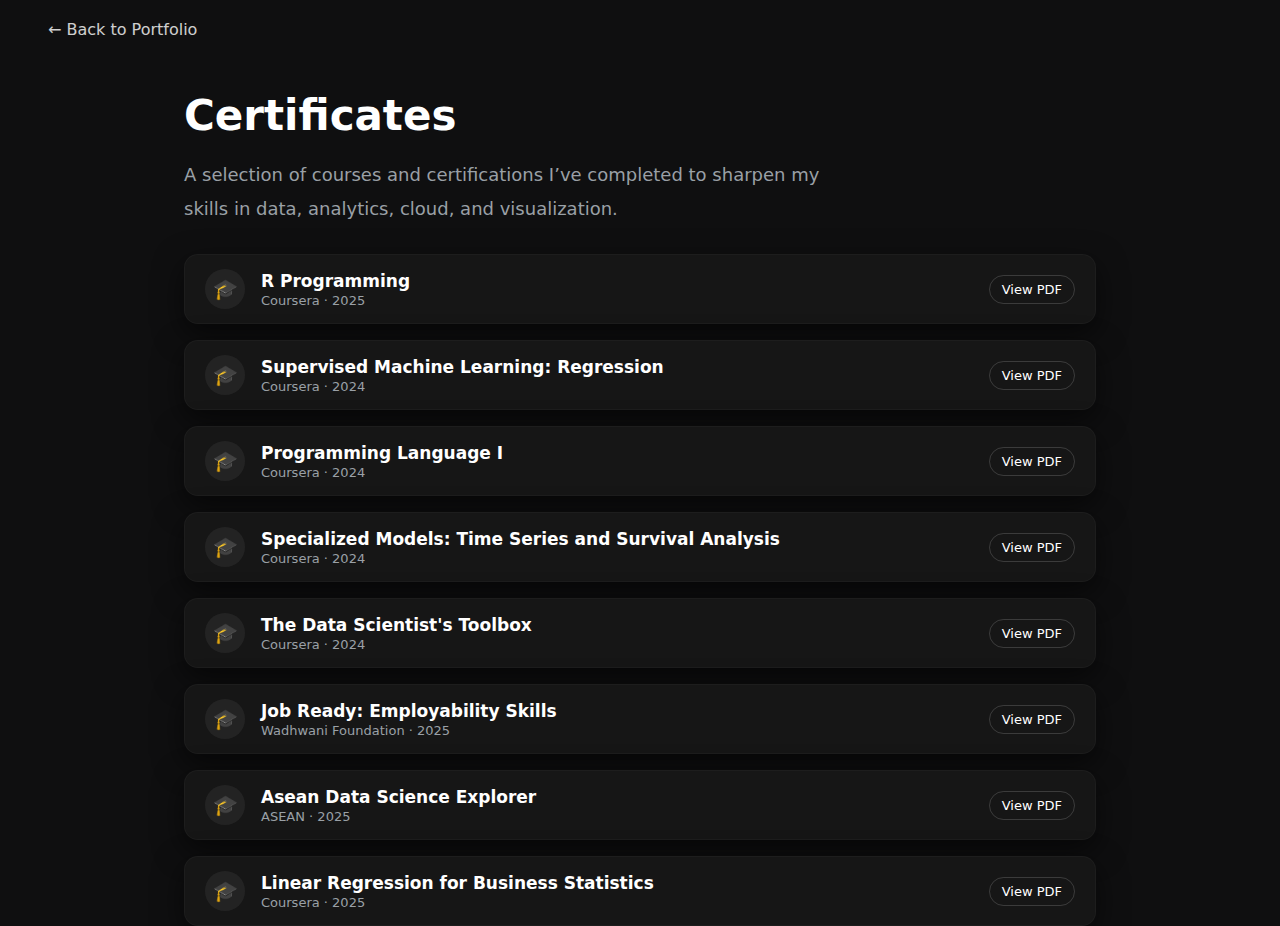
<file: certificates.html>
<!doctype html>
<html lang="en">
<head>
  <meta charset="utf-8" />
  <meta name="viewport" content="width=device-width, initial-scale=1" />
  <title>Certificates — KLP Portfolio</title>
  <link rel="stylesheet" href="project.css" />
</head>

<body>
  <a href="index.html" class="back-btn">← Back to Portfolio</a>

  <main class="cert-container">
    <h2 class="project-title">Certificates</h2>
    <p class="lead">
      A selection of courses and certifications I’ve completed to sharpen my
      skills in data, analytics, cloud, and visualization.
    </p>

    <section class="cert-grid">

      <article class="cert-card">
        <div class="cert-main">
          <div class="cert-icon-pill">🎓</div>
          <div class="cert-text">
            <h3 class="cert-name">R Programming</h3>
            <p class="cert-meta">Coursera · 2025</p>
          </div>
          <a
            href="R-Language.pdf"
            target="_blank"
            rel="noopener noreferrer"
            class="cert-link"
          >
            View PDF
          </a>
        </div>
      </article>

      <!-- 2: Understanding Cloud Computing -->
      <article class="cert-card">
        <div class="cert-main">
          <div class="cert-icon-pill">🎓</div>
          <div class="cert-text">
            <h3 class="cert-name">Supervised Machine Learning: Regression</h3>
            <p class="cert-meta">Coursera · 2024</p>
          </div>
          <a
            href="Machine-Learning.pdf"
            target="_blank"
            rel="noopener noreferrer"
            class="cert-link"
          >
            View PDF
          </a>
        </div>
      </article>

      <!-- 3: AWS Concepts / Cloud Fundamentals -->
      <article class="cert-card">
        <div class="cert-main">
          <div class="cert-icon-pill">🎓</div>
          <div class="cert-text">
            <h3 class="cert-name">Programming Language I</h3>
            <p class="cert-meta">Coursera · 2024</p>
          </div>
          <a
            href="Programming-Language.pdf"
            target="_blank"
            rel="noopener noreferrer"
            class="cert-link"
          >
            View PDF
          </a>
        </div>
      </article>

      <!-- 4: Power BI -->
      <article class="cert-card">
        <div class="cert-main">
          <div class="cert-icon-pill">🎓</div>
          <div class="cert-text">
            <h3 class="cert-name">Specialized Models: Time Series and Survival Analysis</h3>
            <p class="cert-meta">Coursera · 2024</p>
          </div>
          <a
            href="Specialized-model.pdf"
            target="_blank"
            rel="noopener noreferrer"
            class="cert-link"
          >
            View PDF
          </a>
        </div>
      </article>

      <!-- 5: SQL for Data Analytics -->
      <article class="cert-card">
        <div class="cert-main">
          <div class="cert-icon-pill">🎓</div>
          <div class="cert-text">
            <h3 class="cert-name">The Data Scientist's Toolbox</h3>
            <p class="cert-meta">Coursera · 2024</p>
          </div>
          <a
            href="Tool-Box.pdf"
            target="_blank"
            rel="noopener noreferrer"
            class="cert-link"
          >
            View PDF
          </a>
        </div>
      </article>

      <article class="cert-card">
        <div class="cert-main">
          <div class="cert-icon-pill">🎓</div>
          <div class="cert-text">
            <h3 class="cert-name">Job Ready: Employability Skills</h3>
            <p class="cert-meta">Wadhwani Foundation · 2025</p>
          </div>
          <a
            href="Wadhwani Foundation Certificate - 68e7d330c43c7b4549a25523.pdf"
            target="_blank"
            rel="noopener noreferrer"
            class="cert-link"
          >
            View PDF
          </a>
        </div>
      </article>

      <article class="cert-card">
        <div class="cert-main">
          <div class="cert-icon-pill">🎓</div>
          <div class="cert-text">
            <h3 class="cert-name">Asean Data Science Explorer</h3>
            <p class="cert-meta">ASEAN · 2025</p>
          </div>
          <a
            href="Certificate of Participation ADSE 2025 Competition - 258.pdf"
            target="_blank"
            rel="noopener noreferrer"
            class="cert-link"
          >
            View PDF
          </a>
        </div>
      </article>
      <!-- You can copy-paste more <article> blocks like these -->
      <article class="cert-card">
        <div class="cert-main">
          <div class="cert-icon-pill">🎓</div>
          <div class="cert-text">
            <h3 class="cert-name">Linear Regression for Business Statistics</h3>
            <p class="cert-meta">Coursera · 2025</p>
          </div>
          <a
            href="Business_statistic.pdf"
            target="_blank"
            rel="noopener noreferrer"
            class="cert-link"
          >
            View PDF
          </a>
        </div>
      </article>
    </section>
  </main>
</body>
</html>
</file>
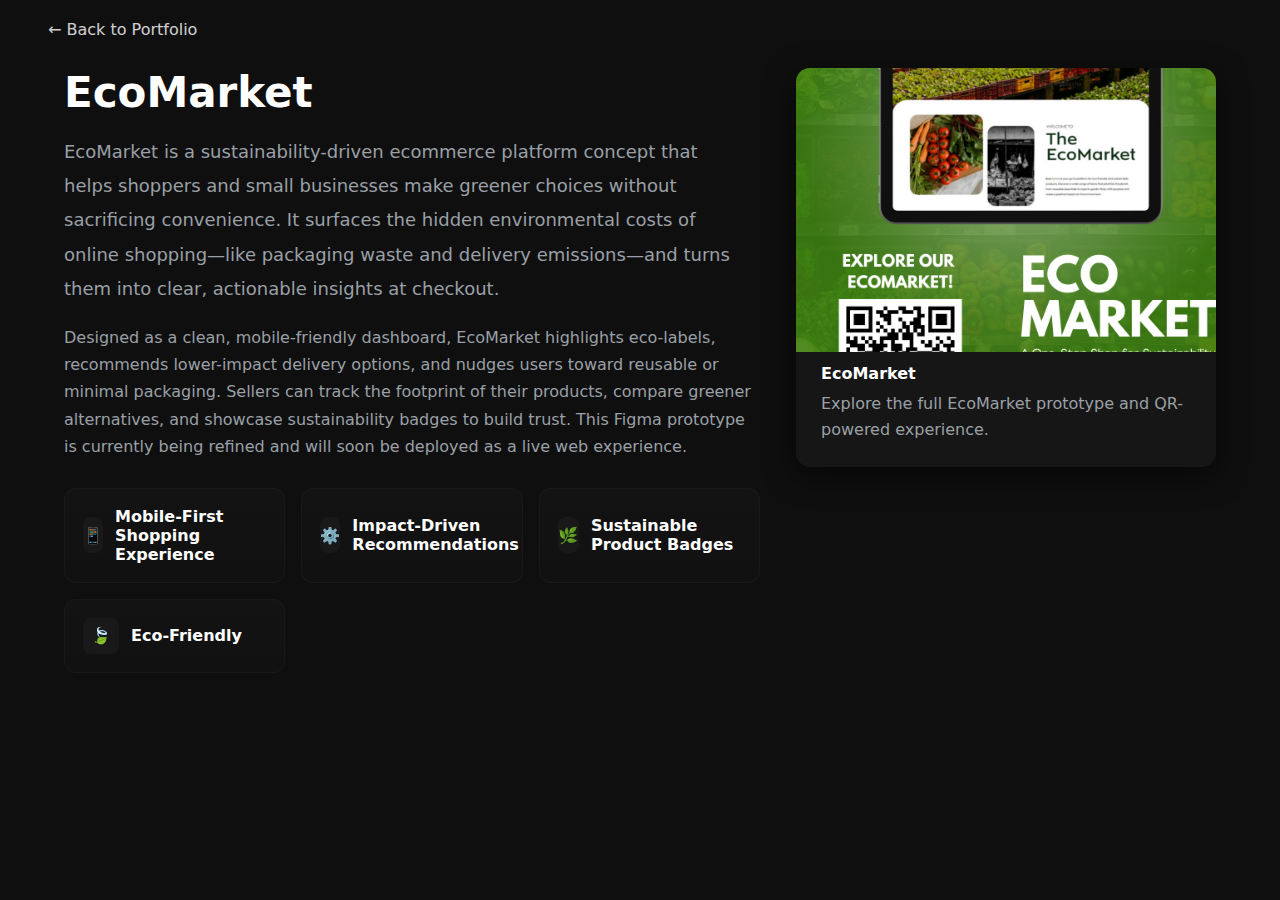
<file: ecomarket.html>
<!doctype html>
<html lang="en">
<head>
  <meta charset="utf-8" />
  <meta name="viewport" content="width=device-width, initial-scale=1" />
  <title>EcoMarket — Project | KLP Portfolio</title>
  <link rel="stylesheet" href="project.css" />
</head>


<body>
  <a href="index.html#projects" class="back-btn">← Back to Portfolio</a>

  <main class="container">
    <section>
      <h2 class="project-title">EcoMarket</h2>

      <div class="lead">
        EcoMarket is a sustainability-driven ecommerce platform concept that helps shoppers and small businesses 
        make greener choices without sacrificing convenience. It surfaces the hidden environmental costs of online
         shopping—like packaging waste and delivery emissions—and turns them into clear, actionable insights at checkout.
      </div>

      <p class="desc">
        Designed as a clean, mobile-friendly dashboard, EcoMarket highlights eco-labels, recommends lower-impact delivery 
        options, and nudges users toward reusable or minimal packaging. Sellers can track the footprint of their products, 
        compare greener alternatives, and showcase sustainability badges to build trust. This Figma prototype is currently 
        being refined and will soon be deployed as a live web experience.      </p>

      <div class="chips" aria-hidden="false">
        <div class="chip"><div class="icon">📱 </div><div class="text">Mobile-First Shopping Experience</div></div>
        <div class="chip"><div class="icon">⚙️</div><div class="text">Impact-Driven Recommendations</div></div>
        <div class="chip"><div class="icon">🌿</div><div class="text">Sustainable Product Badges</div></div>
        <div class="chip"><div class="icon">🍃</div><div class="text">Eco-Friendly</div></div>
      </div>
    </section>

   <aside>
  <article class="media-card">
    <div class="media-top">
      <!-- 👇 your new EcoMarket poster -->
      <img src="ecomarket_qr.png" alt="EcoMarket poster" class="eco-poster" />
    </div>

    <div class="media-body">
      <h4>EcoMarket</h4>
      <p>Explore the full EcoMarket prototype and QR-powered experience.</p>
    </div>
  </article>
</aside>

  </main>
  <!-- EcoMarket poster viewer -->
<div id="ecoModal" class="image-modal">
  <span class="image-modal-close">✕</span>
  <img id="ecoModalImg" class="image-modal-content" alt="EcoMarket full poster">
</div>

<script>
  const ecoPoster   = document.querySelector('.eco-poster');
  const ecoModal    = document.getElementById('ecoModal');
  const ecoModalImg = document.getElementById('ecoModalImg');
  const ecoClose    = document.querySelector('.image-modal-close');

  if (ecoPoster && ecoModal && ecoModalImg && ecoClose) {
    ecoPoster.addEventListener('click', () => {
      ecoModal.style.display = 'flex';
      ecoModalImg.src = ecoPoster.src;
    });

    ecoClose.addEventListener('click', () => {
      ecoModal.style.display = 'none';
    });

    ecoModal.addEventListener('click', (e) => {
      if (e.target === ecoModal) {
        ecoModal.style.display = 'none';
      }
    });

    document.addEventListener('keydown', (e) => {
      if (e.key === 'Escape') {
        ecoModal.style.display = 'none';
      }
    });
  }
</script>

</body>
</html>
</file>
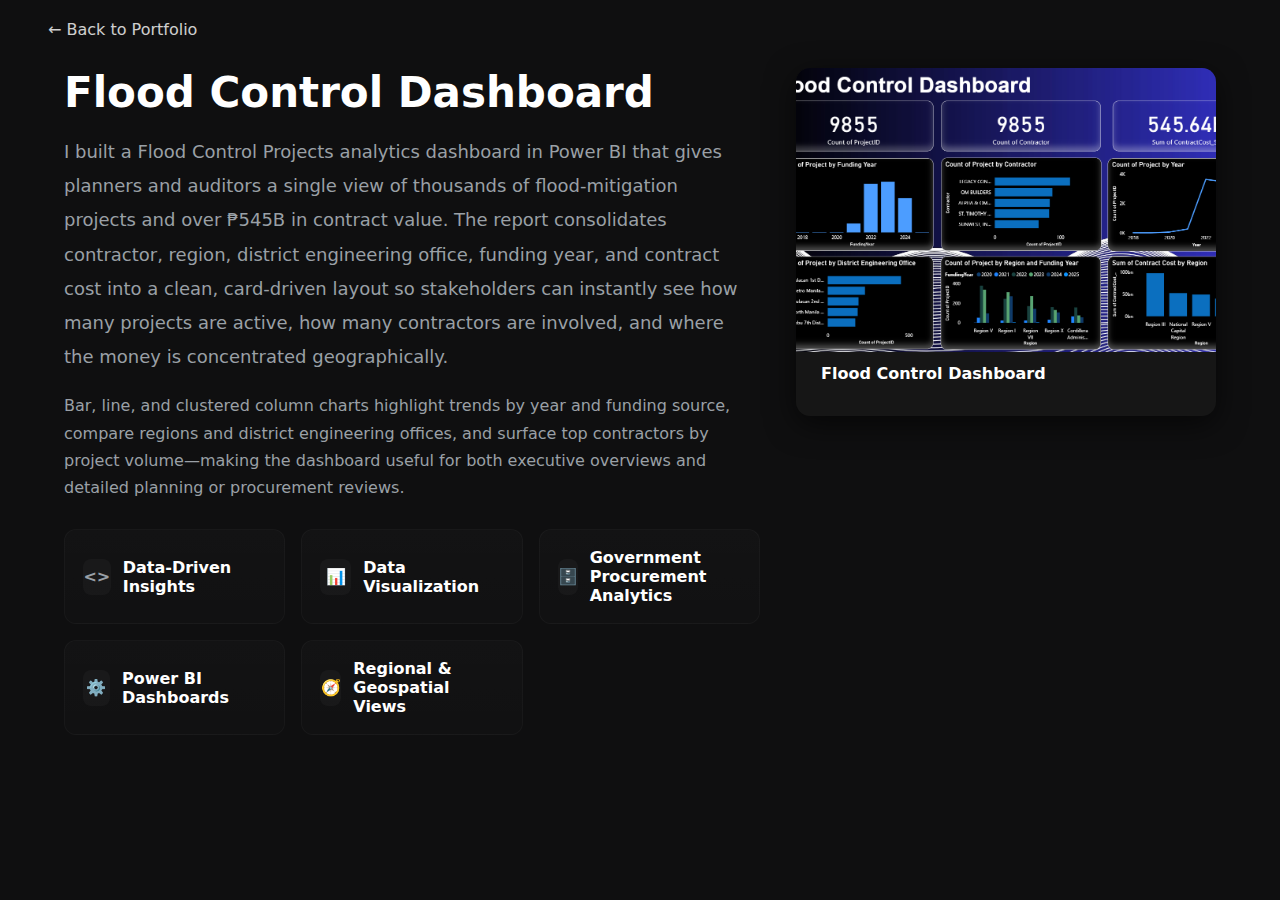
<file: flood-control.html>
<!doctype html>
<html lang="en">
<head>
  <meta charset="utf-8" />
  <meta name="viewport" content="width=device-width, initial-scale=1" />
  <title>Flood Control Dashboard — Project | KLP Portfolio</title>
  <link rel="stylesheet" href="project.css" />
</head>

<body>
  <a href="index.html#projects" class="back-btn">← Back to Portfolio</a>

  <main class="container">
    <section>
      <h2 class="project-title">Flood Control Dashboard</h2>

      <div class="lead">
        I built a Flood Control Projects analytics dashboard in Power BI 
        that gives planners and auditors a single view of thousands of flood-mitigation projects and 
        over ₱545B in contract value. The report consolidates contractor, region, district engineering office, funding year, 
        and contract cost into a clean, card-driven layout so stakeholders can instantly see how many projects are active, 
        how many contractors are involved, and where the money is concentrated geographically.
      </div>

      <p class="desc">
        Bar, line, and clustered column charts highlight trends by year and funding source, 
        compare regions and district engineering offices, and surface top contractors by project volume—making 
        the dashboard useful for both executive overviews and detailed planning or procurement reviews.
      </p>

      <div class="chips" aria-hidden="false">
        <div class="chip"><div class="icon"><> </div><div class="text">Data-Driven Insights</div></div>
        <div class="chip"><div class="icon">📊</div><div class="text">Data Visualization</div></div>
        <div class="chip"><div class="icon">🗄️</div><div class="text">Government Procurement Analytics</div></div>
        <div class="chip"><div class="icon">⚙️</div><div class="text">Power BI Dashboards</div></div>
        <div class="chip"><div class="icon">🧭</div><div class="text">Regional & Geospatial Views</div></div>
      </div>
    </section>

    <aside>
      <article class="media-card">
        <div class="media-top">
          <!-- 👇 make this image clickable -->
          <img src="dashboard1.png" alt="Project visual" class="clickable-image" />
        </div>

        <div class="media-body">
          <h4>Flood Control Dashboard</h4>
        </div>
      </article>
    </aside>
  </main>

  <!-- Single image preview modal -->
  <div id="imageModal" class="image-modal">
    <span class="image-modal-close">✕</span>
    <img id="modalImg" class="image-modal-content" alt="Dashboard full view">
  </div>

  <script>
    // Simple image viewer with X button
    const img      = document.querySelector('.clickable-image');
    const modal    = document.getElementById('imageModal');
    const modalImg = document.getElementById('modalImg');
    const closeBtn = document.querySelector('.image-modal-close');

    if (img && modal && modalImg && closeBtn) {
      // Open viewer on image click
      img.addEventListener('click', () => {
        modal.style.display = 'flex';
        modalImg.src = img.src;
      });

      // Close when X is clicked
      closeBtn.addEventListener('click', () => {
        modal.style.display = 'none';
      });

      // Close when clicking the dark background
      modal.addEventListener('click', (e) => {
        if (e.target === modal) {
          modal.style.display = 'none';
        }
      });

      // Optional: close on Escape key
      document.addEventListener('keydown', (e) => {
        if (e.key === 'Escape') {
          modal.style.display = 'none';
        }
      });
    }
  </script>
</body>
</html>
</file>
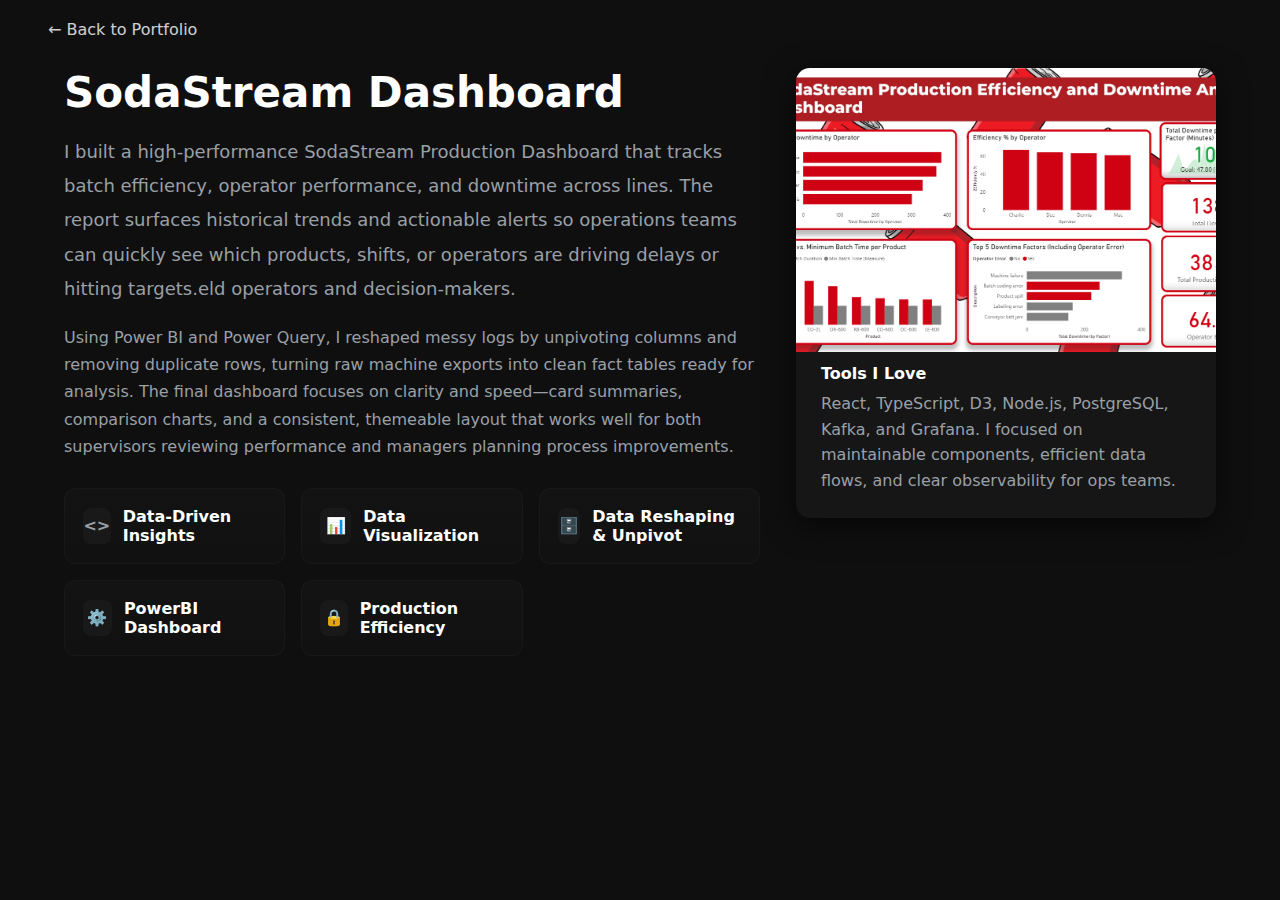
<file: sodastream.html>
<!doctype html>
<html lang="en">
<head>
  <meta charset="utf-8" />
  <meta name="viewport" content="width=device-width, initial-scale=1" />
  <title>Flood Control Dashboard — Project | KLP Portfolio</title>
  <link rel="stylesheet" href="project.css" />
</head>
<body>
  <a href="index.html#projects" class="back-btn">← Back to Portfolio</a>

  <main class="container">
    <section>
      <h2 class="project-title">SodaStream Dashboard</h2>

      <div class="lead">
        I built a high-performance SodaStream Production Dashboard that tracks batch efficiency, operator performance, and downtime across lines. 
        The report surfaces historical trends and actionable alerts so operations teams can quickly see which products, shifts, or operators are driving delays or 
        hitting targets.eld operators and decision-makers.
      </div>

      <p class="desc">
        Using Power BI and Power Query, I reshaped messy logs by unpivoting columns and removing duplicate rows, turning raw machine exports into clean fact 
        tables ready for analysis. The final dashboard focuses on clarity and speed—card summaries, comparison charts, and a consistent, themeable layout that 
        works well for both supervisors reviewing performance and managers planning process improvements.      </p>

      <div class="chips" aria-hidden="false">
        <div class="chip"><div class="icon"><> </div><div class="text">Data-Driven Insights</div></div>
        <div class="chip"><div class="icon">📊</div><div class="text">Data Visualization</div></div>
        <div class="chip"><div class="icon">🗄️</div><div class="text">Data Reshaping & Unpivot</div></div>
        <div class="chip"><div class="icon">⚙️</div><div class="text">PowerBI Dashboard</div></div>
        <div class="chip"><div class="icon">🔒</div><div class="text">Production Efficiency</div></div>
      </div>
    </section>

    <aside>
      <article class="media-card">
        <div class="media-top">
          <img src="dashboard2.png" alt="Project visual" class="clickable-image" />
        </div>
        <div class="media-body">
          <h4>Tools I Love</h4>
          <p>React, TypeScript, D3, Node.js, PostgreSQL, Kafka, and Grafana. I focused on maintainable components, efficient data flows, and clear observability for ops teams.</p>
        </div>
      </article>
    </aside>
  </main>
    <div id="imageModal" class="image-modal">
    <span class="image-modal-close">✕</span>
    <img id="modalImg" class="image-modal-content" alt="Dashboard full view">
  </div>

  <script>
    // Simple image viewer with X button
    const img      = document.querySelector('.clickable-image');
    const modal    = document.getElementById('imageModal');
    const modalImg = document.getElementById('modalImg');
    const closeBtn = document.querySelector('.image-modal-close');

    if (img && modal && modalImg && closeBtn) {
      // Open viewer on image click
      img.addEventListener('click', () => {
        modal.style.display = 'flex';
        modalImg.src = img.src;
      });

      // Close when X is clicked
      closeBtn.addEventListener('click', () => {
        modal.style.display = 'none';
      });

      // Close when clicking the dark background
      modal.addEventListener('click', (e) => {
        if (e.target === modal) {
          modal.style.display = 'none';
        }
      });

      // Optional: close on Escape key
      document.addEventListener('keydown', (e) => {
        if (e.key === 'Escape') {
          modal.style.display = 'none';
        }
      });
    }
  </script>
</body>
</html>
</file>
<file: project.css>
:root{
  --bg:#0f0f10;
  --card:#161616;
  --muted:#9aa0a6;
  --accent:#ffffff;
  --radius:14px;
}
*{box-sizing:border-box}

html,body{
  height:100%;margin:0;
  font-family:'Inter', system-ui, -apple-system, Segoe UI, Roboto, Helvetica, Arial, "Apple Color Emoji", "Segoe UI Emoji";;
  background:var(--bg);color:var(--accent)}
a{
  text-decoration:none;
  color:inherit
}

.back-btn{
  display:inline-block;
  /* top | left/right | bottom */
  margin:20px 48px 4px;   /* a bit more space above + tiny gap below */
  font-size:16px;
  color:#fff;
  opacity:0.8;
}

.container{
  max-width: 1200px;

  /* control spacing clearly */
  margin-top: 25px;     /* space above the title */
  margin-right: auto;
  margin-bottom: 120px;  /* 👈 more space at the bottom */
  margin-left: auto;

  padding: 0 24px;
  display: grid;
  grid-template-columns: 1fr 420px;
  gap: 36px;
  align-items: flex-start;
}

/* ===== CERTIFICATES PAGE ===== */

.cert-container{
  max-width: 960px;
  margin: 48px auto 96px;
  padding: 0 24px;
}

.cert-grid{
  display: flex;
  flex-direction: column;
  gap: 16px;
  margin-top: 28px;
}

/* Each certificate row */
.cert-card{
  background: var(--card);
  border-radius: var(--radius);
  padding: 14px 20px;
  border: 1px solid rgba(255,255,255,0.03);
  box-shadow: 0 10px 30px rgba(0,0,0,0.55);
  transition: transform 0.15s ease, box-shadow 0.15s ease, border-color 0.15s ease;
}

.cert-card:hover{
  transform: translateY(-2px);
  border-color: rgba(255,255,255,0.10);
  box-shadow: 0 18px 40px rgba(0,0,0,0.75);
}

/* Layout inside the card */
.cert-main{
  display: flex;
  align-items: center;
  gap: 16px;
}

/* Round icon on the left */
.cert-icon-pill{
  width: 40px;
  height: 40px;
  border-radius: 999px;
  display: flex;
  align-items: center;
  justify-content: center;
  background: rgba(255,255,255,0.06);
  font-size: 20px;
}

/* Text block */
.cert-text{
  display: flex;
  flex-direction: column;
  gap: 2px;
}

.cert-name{
  margin: 0;
  font-size: 17px;
}

.cert-meta{
  margin: 0;
  font-size: 13px;
  color: var(--muted);
}

/* View PDF pill button */
.cert-link{
  margin-left: auto;
  padding: 6px 12px;
  border-radius: 999px;
  border: 1px solid rgba(255,255,255,0.16);
  font-size: 13px;
  color: var(--accent);
  white-space: nowrap;
}

.cert-link:hover{
  background: rgba(255,255,255,0.1);
}


.project-title{
  font-size:42px
  ;margin:0 0 18px
}
.lead{
  color:var(--muted);
  line-height:1.9;
  font-size:18px;
  max-width:680px
}
.desc{
  color:var(--muted);
  margin-top:18px;
  line-height:1.7;
  max-width:700px
}

.chips{
  display:grid;
  grid-template-columns:repeat(3,minmax(0,1fr));
  gap:16px;
  margin-top:28px
}
.chip{
  background:linear-gradient(180deg,rgba(255,255,255,0.02),rgba(255,255,255,0.01));
  padding:18px;
  border-radius:12px;
  border:1px solid rgba(255,255,255,0.03);
  display:flex;
  gap:12px;
  align-items:center
}
.icon{
  width:36px;
  height:36px;
  border-radius:8px;
  background:rgba(255,255,255,0.03);
  display:flex;
  align-items:center;
  justify-content:center;
  color:var(--muted);
  font-weight:700
}
.text{
  font-weight:600
}
.media-card{
  background:var(--card);
  border-radius:var(--radius);
  overflow:hidden;
  border:0px solid rgba(255,255,255,0.04);
  box-shadow:0 8px 30px rgba(0,0,0,0.6)
}
.media-top{
  height: 270px;
  background:#111
}
.media-top img{
  width:107%;
  height:105%;
  object-fit:cover;
  display:block;
  cursor: pointer;
}

.media-body{
  padding:25px;
  border-top:1px solid rgba(255,255,255,0.03)
}
.media-body h4{
  margin:0 0 8px
}
.media-body p{
  color:var(--muted);
  margin:0;
  line-height:1.6
}

/* Make the card image feel clickable */
.media-top img {
  width: 107%;
  height: 105%;
  object-fit: cover;
  display: block;
  cursor: pointer;
}

/* Modal overlay */
.image-modal {
  position: fixed;
  inset: 0;
  background: rgba(0, 0, 0, 0.85);
  display: none;              /* hidden by default */
  align-items: center;
  justify-content: center;
  z-index: 999;
}

.image-modal-content {
  max-width: 90%;
  max-height: 90%;
  border-radius: 12px;
  box-shadow: 0 20px 40px rgba(0,0,0,0.6);
}

.pdf-frame {
  width: 100%;
  height: 420px;      /* adjust if you want taller/shorter */
  border: none;
  border-radius: 16px;
}

/* Slider controls under the frame */
.pdf-controls {
  display: flex;
  align-items: center;
  justify-content: center;
  gap: 0.75rem;
  margin-top: 0.75rem;
}

.pdf-nav {
  padding: 0.25rem 0.9rem;
  border-radius: 999px;
  border: 1px solid #d1d5db;
  background: #ffffff;
  font-size: 1rem;
  cursor: pointer;
}

.pdf-nav:disabled {
  opacity: 0.5;
  cursor: default;
}

.pdf-indicator {
  font-size: 0.85rem;
  color: #6b7280;
}

/* Make the Likas PDF area taller */
/* Base PDF styles (desktop/tablet) */
.pdf-top {
  height: 450px;
}

.pdf-wrapper {
  position: relative;
  width: 100%;
  height: 100%;
  overflow: hidden;
  border-radius: 16px;
}

.pdf-frame {
  width: 100%;
  height: 100%;
  border: none;
}

/* Phone-friendly overrides */
@media (max-width: 768px) {
  .pdf-top {
    height: auto;          /* let content define height */
  }

  .pdf-wrapper {
    height: 65vh;          /* take ~65% of screen height */
  }

  .pdf-frame {
    width: 100%;
    height: 100%;
  }

  /* Make the card full-width with softer padding on mobile */
  .container {
    grid-template-columns: 1fr;
    padding: 0 16px;
  }

  .media-card {
    margin-bottom: 20px;
  }
}
.pdf-mobile-link {
  display: inline-flex;
  margin-top: 12px;
  padding: 8px 14px;
  border-radius: 999px;
  border: 1px solid rgba(255,255,255,0.18);
  font-size: 14px;
  color: var(--accent);
}
/* Show this link especially on mobile (you can hide it on desktop if you want) */
@media (min-width: 769px) {
  .pdf-mobile-link {
    display:none;
  }
}
.image-modal-close {
  position: absolute;
  top: 16px;
  right: 24px;
  font-size: 28px;
  font-weight: bold;
  color: #fff;
  cursor: pointer;
}


.controls{
  display:flex;
  gap:12px;
  margin-top:28px
}
.btn{
  padding:12px 18px;
  border-radius:10px;
  background:#1f1f1f;
  border:1px solid rgba(255,255,255,0.03);
  color:var(--accent);
  font-weight:600
}
.secondary{
  background:transparent;
  color:var(--muted);
  border:1px solid rgba(255,255,255,0.03)
}

@media(max-width:980px){
  .container{
    grid-template-columns:1fr;
    padding:0 20px
  }
  .media-card{
    order:-1;
    margin-bottom:20px
  }
  .chips{
    grid-template-columns:repeat(2,minmax(0,1fr))
  }
}
@media(max-width:520px){
  .chips{grid-template-columns:1fr}
  .project-title{font-size:28px}
  .lead{font-size:16px}
}
</file>
